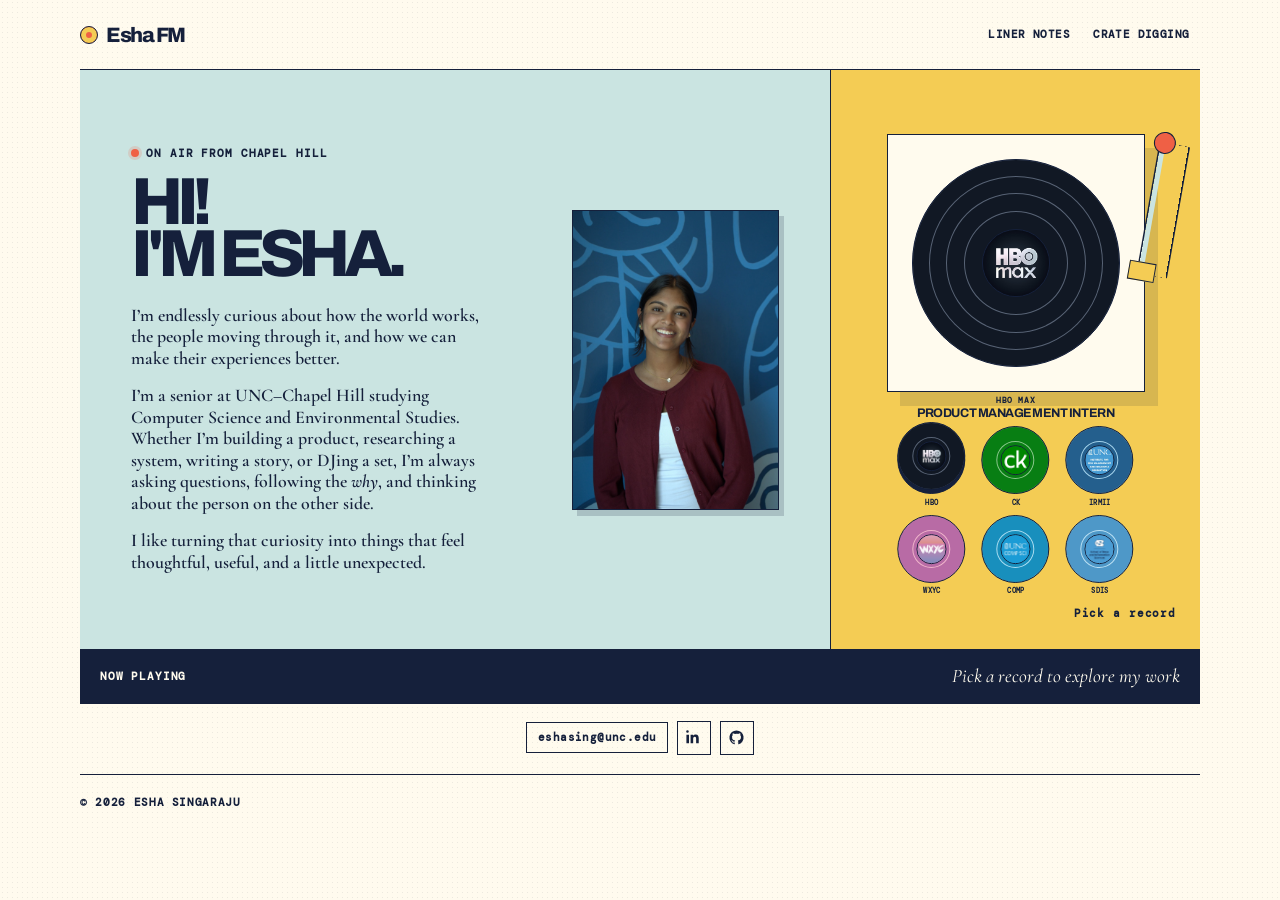
<file: index.html>
<!DOCTYPE html>
<html lang="en">
  <head>
    <meta charset="UTF-8" />
    <meta name="viewport" content="width=device-width, initial-scale=1.0" />
    <title>Esha FM | Work, Words, and After Hours</title>
    <meta name="description" content="Esha Singaraju's personal frequency: work, writing, research, and DJing." />
    <link rel="icon" type="image/png" href="assets/finalfavicon.png" />
    <link rel="preconnect" href="https://fonts.googleapis.com" />
    <link rel="preconnect" href="https://fonts.gstatic.com" crossorigin />
    <link href="https://fonts.googleapis.com/css2?family=Archivo:wdth,wght@75..125,400;75..125,600;75..125,700;75..125,800&family=Cormorant+Garamond:ital,wght@0,500;0,600;1,500;1,600&family=DM+Mono:wght@400;500&display=swap" rel="stylesheet" />
    <link rel="stylesheet" href="style.css?v=20260923-home-contact" />
    <script data-goatcounter="https://eshasingaraju.goatcounter.com/count"
            async src="//gc.zgo.at/count.js"></script>
  </head>
  <body>
    <div class="page-shell">
      <header class="site-header">
        <a class="brand" href="index.html" aria-label="Esha FM home">Esha FM</a>
        <nav class="site-nav" aria-label="Primary">
          <a href="writing.html">Liner Notes</a>
          <a href="out-and-about.html">Crate Digging</a>
        </nav>
      </header>

      <main>
        <section class="home-hero reveal">
          <div class="hero-copy">
            <div class="bio-copy">
              <p class="eyebrow"><span class="live-dot"></span>On air from Chapel Hill</p>
              <h1 class="intro-title">Hi!<br />I'm Esha.</h1>
              <p class="intro-copy">I’m endlessly curious about how the world works, the people moving through it, and how we can make their experiences better.</p>
              <p class="intro-copy">I’m a senior at UNC–Chapel Hill studying Computer Science and Environmental Studies. Whether I’m building a product, researching a system, writing a story, or DJing a set, I’m always asking questions, following the <em>why</em>, and thinking about the person on the other side.</p>
              <p class="intro-copy">I like turning that curiosity into things that feel thoughtful, useful, and a little unexpected.</p>
            </div>
            <div class="hero-photo-panel"><img class="hero-portrait" src="assets/headshot.jpeg" alt="Portrait of Esha Singaraju" /></div>
          </div>
          <div class="turntable" data-turntable aria-label="Interactive experience turntable: choose a record to read its liner notes">
            <span class="turntable-plinth">
              <span class="vinyl has-logo" data-active-vinyl="hbo" data-label="HBO MAX">
                <span class="vinyl-label-art" aria-hidden="true"><img src="assets/hbo-max-logo.png" alt="" data-vinyl-logo /></span>
              </span>
            </span>
            <button class="tonearm" type="button" aria-label="Drag the tonearm onto or off the record" aria-pressed="false"></button>
            <p class="turntable-context" aria-live="polite"><span data-turntable-company>HBO Max</span><strong data-turntable-role>Product Management Intern</strong></p>
            <span class="rpm" data-turntable-status>Pick a record</span>
            <div class="vinyl-selector" aria-label="Choose an experience record">
              <button class="vinyl-choice is-cued" type="button" draggable="true" data-vinyl="hbo" data-label="HBO MAX" data-logo="assets/hbo-max-logo.png" data-company="HBO Max" data-role="Product Management Intern" data-now-playing="HBO Max / Product Management Intern" data-experience-record="hbo" aria-pressed="true" aria-expanded="false" aria-controls="experience-hbo"><span><img src="assets/hbo-max-logo.png" alt="" /></span><b>HBO</b></button>
              <button class="vinyl-choice" type="button" draggable="true" data-vinyl="credit-karma" data-label="CREDIT KARMA" data-logo="assets/credit-karma-mark.png" data-company="Intuit Credit Karma" data-role="Product Engineering Intern" data-now-playing="Intuit Credit Karma / Product Engineering Intern" data-experience-record="credit-karma" aria-pressed="false" aria-expanded="false" aria-controls="experience-credit-karma"><span><img src="assets/credit-karma-mark.png" alt="" /></span><b>CK</b></button>
              <button class="vinyl-choice" type="button" draggable="true" data-vinyl="irmii" data-label="UNC IRMII" data-logo="assets/irmii.jpeg" data-company="UNC IRMII" data-role="Undergraduate Student Researcher" data-now-playing="UNC IRMII / Undergraduate Student Researcher" data-experience-record="irmii" aria-pressed="false" aria-expanded="false" aria-controls="experience-irmii"><span><img src="assets/irmii.jpeg" alt="" /></span><b>IRMII</b></button>
              <button class="vinyl-choice" type="button" draggable="true" data-vinyl="wxyc" data-label="WXYC" data-logo="assets/wxyc-logo.png" data-company="WXYC" data-role="Disc Jockey + Technology" data-now-playing="WXYC / Disc Jockey + Technology" data-experience-record="wxyc" aria-pressed="false" aria-expanded="false" aria-controls="experience-wxyc"><span><img src="assets/wxyc-logo.png" alt="" /></span><b>WXYC</b></button>
              <button class="vinyl-choice" type="button" draggable="true" data-vinyl="comp-210" data-label="COMP 210" data-logo="assets/unc-comp-sci.png" data-company="UNC Computer Science" data-role="Undergraduate Teaching Assistant" data-now-playing="UNC Computer Science / Undergraduate Teaching Assistant" data-experience-record="comp-210" aria-pressed="false" aria-expanded="false" aria-controls="experience-comp-210"><span><img src="assets/unc-comp-sci.png" alt="" /></span><b>COMP</b></button>
              <button class="vinyl-choice" type="button" draggable="true" data-vinyl="sdis" data-label="UNC SDIS" data-logo="assets/unc-sdis.png" data-company="UNC SDIS" data-role="Career Assistant" data-now-playing="UNC SDIS / Career Assistant" data-experience-record="sdis" aria-pressed="false" aria-expanded="false" aria-controls="experience-sdis"><span><img src="assets/unc-sdis.png" alt="" /></span><b>SDIS</b></button>
            </div>
          </div>
        </section>

        <section class="now-playing reveal" aria-label="Now playing">
          <p class="now-label">Now playing</p>
          <p class="now-track">Pick a record to explore my work</p>
        </section>

        <section class="home-experience" id="experience" aria-label="Selected experience liner notes">
          <div class="experience-panels" aria-live="polite">
            <article class="experience-panel" id="experience-hbo" data-experience-panel="hbo" hidden>
              <figure class="experience-panel-media experience-panel-video">
                <video controls playsinline preload="metadata" poster="assets/hbo-shorts-poster.png" aria-label="HBO Max Shorts mobile experience">
                  <source src="assets/hbo-shorts.m4v" type="video/mp4" />
                  Your browser does not support embedded video.
                </video>
                <figcaption>HBO Max Shorts / mobile experience</figcaption>
              </figure>
              <div class="experience-panel-copy">
                <div class="experience-track"><p class="track-number">Track 01 / Product Management</p><p class="role-meta">May 2026 - August 2026 / New York, NY</p></div>
                <h2>Product Management Intern</h2>
                <p class="experience-company">HBO Max · Warner Bros. Discovery</p>
                <p class="experience-summary">On the Watch Experience team, I moved between discovery, playback, and launch readiness - turning ambiguous user problems into requirements, prototypes, and measurable product recommendations.</p>
                <ul class="experience-highlights">
                  <li>Built an AI workflow that researched 100+ web sources, validated episode metadata, scored candidate moments, and matched them to catalog data, surfacing 600+ clips for editorial review.</li>
                  <li>Translated 5+ competitive analyses into 15 user stories and 8 product workflows for an AI-powered in-player experience, then led a cross-functional sprint from requirements through prototype.</li>
                  <li>Ran UAT across 3 platforms for 6+ launches, identifying launch-blocking defects and validating fixes with engineering.</li>
                  <li>Defined KPIs and analyzed Video-in-Browse engagement, producing recommendations projected to drive $1.2M in annual impact and increase Hours Per Subscriber by 0.5%.</li>
                </ul>
                <div class="experience-metrics" aria-label="HBO Max impact"><span><strong>100+</strong> sources</span><span><strong>600+</strong> clips</span><span><strong>6+</strong> launches</span><span><strong>$1.2M</strong> projected impact</span></div>
              </div>
            </article>

            <article class="experience-panel" id="experience-credit-karma" data-experience-panel="credit-karma" hidden>
              <figure class="experience-panel-media experience-panel-image">
                <img src="assets/credit-karma-rewards.png" alt="Credit Karma Cards Optimizer showing credit-card rewards categories" />
                <figcaption>Credit Karma Cards Optimizer</figcaption>
              </figure>
              <div class="experience-panel-copy">
                <div class="experience-track"><p class="track-number">Track 02 / Product Engineering</p><p class="role-meta">May 2025 - August 2025 / Charlotte, NC</p></div>
                <h2>Product Engineering Intern</h2>
                <p class="experience-company">Intuit Credit Karma</p>
                <p class="experience-summary">Credit-card rewards data arrived through a third-party manual workflow, so a 2x category could accidentally appear as 24x. I built the checks, resolution paths, and alerts that caught those failures before they reached members.</p>
                <ul class="experience-highlights">
                  <li>Redesigned the credit-card ranking framework with automated data-quality checks, protecting 20M+ members from faulty product data and improving partner-data accuracy by 15%.</li>
                  <li>Gathered requirements from analysts and built resolution workflows that prevented 4 major incidents in 2 months while freeing roughly 3 months of engineering capacity each year.</li>
                  <li>Built an LLM-assisted resolution workflow using SQL analyses of live and historical listings to flag ranking discrepancies, improving recommendation accuracy by 25%.</li>
                </ul>
                <div class="experience-metrics" aria-label="Credit Karma impact"><span><strong>20M+</strong> members protected</span><span><strong>15%</strong> partner accuracy</span><span><strong>4</strong> incidents prevented</span><span><strong>25%</strong> recommendation accuracy</span></div>
              </div>
            </article>

            <article class="experience-panel" id="experience-irmii" data-experience-panel="irmii" hidden>
              <figure class="experience-panel-media experience-panel-image experience-panel-research">
                <img src="assets/futureofinsurance.jpg" alt="Esha presenting research on post-flood financial relief" />
                <figcaption>Post-flood financial relief research</figcaption>
              </figure>
              <div class="experience-panel-copy">
                <div class="experience-track"><p class="track-number">Track 03 / Research</p><p class="role-meta">May 2024 - Present / Chapel Hill, NC</p></div>
                <h2>Undergraduate Student Researcher</h2>
                <p class="experience-company">UNC Institute for Risk Management and Insurance Innovation</p>
                <p class="experience-summary">I study how post-disaster aid is distributed after major floods, with a focus on where federal recovery funding may fall short.</p>
                <ul class="experience-highlights">
                  <li>Independently built an end-to-end research system to analyze disaster-aid outcomes across 500K+ federal records, iterating from raw, fragmented datasets to automated pipelines, predictive models, and county-level risk insights.</li>
                  <li>Built and iterated on ML models replicating SBA disaster-loan decisions with 82% accuracy, engineering features and testing modeling approaches to uncover geographic patterns in lending and underinsurance risk.</li>
                  <li>Presented financial-risk and policy insights to 200+ policymakers, insurers, and researchers at UNC's Research Symposium and delivered a 15-minute lecture at the 2026 Carolina Women's Leadership Council.</li>
                </ul>
                <div class="experience-metrics experience-metrics-three" aria-label="UNC IRMII impact"><span><strong>500K+</strong> federal records</span><span><strong>82%</strong> model accuracy</span><span><strong>200+</strong> stakeholders reached</span></div>
                <a class="experience-read-more" href="https://www.unc.edu/posts/2025/10/24/junior-builds-algorithm-to-aid-disaster-recovery/" target="_blank" rel="noopener">Read the UNC feature <span aria-hidden="true">↗</span></a>
                <div class="experience-skills">Python / machine learning / GIS / data pipelines</div>
              </div>
            </article>

            <article class="experience-panel" id="experience-wxyc" data-experience-panel="wxyc" hidden>
              <figure class="experience-panel-media experience-panel-wxyc">
                <img class="experience-panel-backdrop" src="assets/wxyc-booth.jpg" alt="WXYC broadcast booth at UNC" />
                <video controls playsinline preload="metadata" poster="assets/wxyc-requests-poster.png" aria-label="WXYC Requests mobile app demo"><source src="assets/wxyc-requests.m4v" type="video/mp4" />Your browser does not support embedded video.</video>
                <figcaption>WXYC Requests / live from the booth</figcaption>
              </figure>
              <div class="experience-panel-copy">
                <div class="experience-track"><p class="track-number">Track 04 / Radio + Technology</p><p class="role-meta">August 2023 - Present / Chapel Hill, NC</p></div>
                <h2>Disc Jockey &amp; Technology Team Member</h2>
                <p class="experience-company">WXYC · UNC's student-run radio station</p>
                <p class="experience-summary">I've hosted a regular show since August 2023 and joined the technology team in August 2024, where I turned a scattered listener-request process into one shared product for the station.</p>
                <ul class="experience-highlights">
                  <li>Saw that music requests were split across calls, emails, and social posts, then designed one pipeline that made them easier for both listeners to send and DJs to manage.</li>
                  <li>Built WXYC Requests, a React app used by 5,000+ weekly listeners to send real-time song requests directly to the booth.</li>
                  <li>Ran rapid feedback loops with 15 DJs and 50+ listeners, turning edge cases into a prioritized backlog and iterative releases that drove station-wide adoption within one semester.</li>
                </ul>
                <div class="experience-metrics experience-metrics-three" aria-label="WXYC impact"><span><strong>5,000+</strong> weekly listeners</span><span><strong>15</strong> DJs interviewed</span><span><strong>50+</strong> listener testers</span></div>
                <p class="experience-showtime"><strong>Fall 2026:</strong> On air every other Wednesday from 5-7 PM.</p>
                <a class="experience-read-more" href="https://wxyc.org/" target="_blank" rel="noopener">Tune in to WXYC <span aria-hidden="true">↗</span></a>
                <div class="experience-skills">React / product discovery / user research / radio</div>
              </div>
            </article>

            <article class="experience-panel" id="experience-comp-210" data-experience-panel="comp-210" hidden>
              <figure class="experience-panel-media experience-panel-brand experience-panel-comp"><img src="assets/unc-comp-sci.png" alt="UNC Department of Computer Science" /><figcaption>COMP 210 / Data Structures and Algorithms</figcaption></figure>
              <div class="experience-panel-copy">
                <div class="experience-track"><p class="track-number">Track 05 / Teaching</p><p class="role-meta">August 2026 - Present / Chapel Hill, NC</p></div>
                <h2>Undergraduate Teaching Assistant</h2>
                <p class="experience-company">UNC Department of Computer Science</p>
                <p class="experience-summary">I help make a foundational computer science course feel more navigable by turning abstract concepts into explainable steps and helping students debug both their code and their thinking.</p>
                <ul class="experience-highlights"><li>Teach 186 students Python, Java, data structures, and object-oriented programming.</li><li>Guide students through inheritance, algorithmic problem-solving, complex programming assignments, debugging, and code review.</li><li>Provide technical mentorship and individualized feedback that helps students strengthen their reasoning and communicate how their code works.</li></ul>
                <div class="experience-metrics experience-metrics-three" aria-label="COMP 210 teaching"><span><strong>186</strong> students</span><span><strong>Python</strong> foundations</span><span><strong>Java</strong> data structures</span></div>
                <div class="experience-skills">Python / Java / data structures / mentorship</div>
              </div>
            </article>

            <article class="experience-panel" id="experience-sdis" data-experience-panel="sdis" hidden>
              <figure class="experience-panel-media experience-panel-brand experience-panel-sdis"><img src="assets/unc-sdis.png" alt="UNC School of Data and Information Sciences" /><figcaption>Student career support</figcaption></figure>
              <div class="experience-panel-copy">
                <div class="experience-track"><p class="track-number">Track 06 / Career Support</p><p class="role-meta">August 2026 - Present / Chapel Hill, NC</p></div>
                <h2>Career Assistant</h2>
                <p class="experience-company">UNC School of Data and Information Sciences</p>
                <p class="experience-summary">I help students make the messy parts of recruiting more navigable, from deciding what belongs on a resume to practicing how to explain their work in an interview.</p>
                <ul class="experience-highlights"><li>Conduct mock behavioral and technical interviews, giving students specific feedback on their answers, communication, and problem-solving approach.</li><li>Review resumes and help students translate coursework, projects, and experience into clearer, more compelling applications.</li><li>Support departmental recruiter events and help students navigate internship and job searches, networking, interview preparation, and the recruiting process.</li></ul>
                <div class="experience-skills">Interview preparation / resume review / recruiting events / student mentorship</div>
              </div>
            </article>
          </div>
        </section>

        <section class="home-contact" id="contact" aria-label="Contact and social links">
          <a class="home-contact-email" href="mailto:eshasing@unc.edu">eshasing@unc.edu</a>
          <a class="home-social-link" href="https://www.linkedin.com/in/eshasingaraju" target="_blank" rel="noopener noreferrer" aria-label="Esha Singaraju on LinkedIn">
            <svg aria-hidden="true" viewBox="0 0 24 24"><path d="M5.34 3.5A1.84 1.84 0 1 1 1.66 3.5a1.84 1.84 0 0 1 3.68 0ZM2 8h3.68v12H2V8Zm5.9 0h3.53v1.64h.05c.49-.93 1.69-1.91 3.49-1.91 3.73 0 4.42 2.46 4.42 5.65V20h-3.67v-5.87c0-1.4-.03-3.2-1.95-3.2-1.95 0-2.25 1.52-2.25 3.1V20H7.9V8Z" /></svg>
          </a>
          <a class="home-social-link" href="https://github.com/eshasingaraju22" target="_blank" rel="noopener noreferrer" aria-label="Esha Singaraju on GitHub">
            <svg aria-hidden="true" viewBox="0 0 24 24"><path d="M12 2a10 10 0 0 0-3.16 19.49c.5.09.68-.22.68-.48v-1.87c-2.78.6-3.37-1.18-3.37-1.18-.45-1.16-1.11-1.47-1.11-1.47-.91-.62.07-.61.07-.61 1 .07 1.53 1.03 1.53 1.03.9 1.53 2.35 1.09 2.92.83.09-.65.35-1.09.64-1.34-2.22-.25-4.55-1.11-4.55-4.94 0-1.09.39-1.98 1.03-2.68-.1-.25-.45-1.27.1-2.64 0 0 .84-.27 2.75 1.02A9.58 9.58 0 0 1 12 6.82c.85 0 1.68.11 2.47.33 1.91-1.29 2.75-1.02 2.75-1.02.55 1.37.2 2.39.1 2.64.64.7 1.03 1.59 1.03 2.68 0 3.84-2.34 4.68-4.57 4.93.36.31.68.92.68 1.86v2.77c0 .27.18.58.69.48A10 10 0 0 0 12 2Z" /></svg>
          </a>
        </section>

      </main>
      <footer class="site-footer"><span>&copy; 2026 Esha Singaraju</span></footer>
    </div>
    <script src="script.js?v=20260923-home-records-3"></script>
  </body>
</html>
</file>
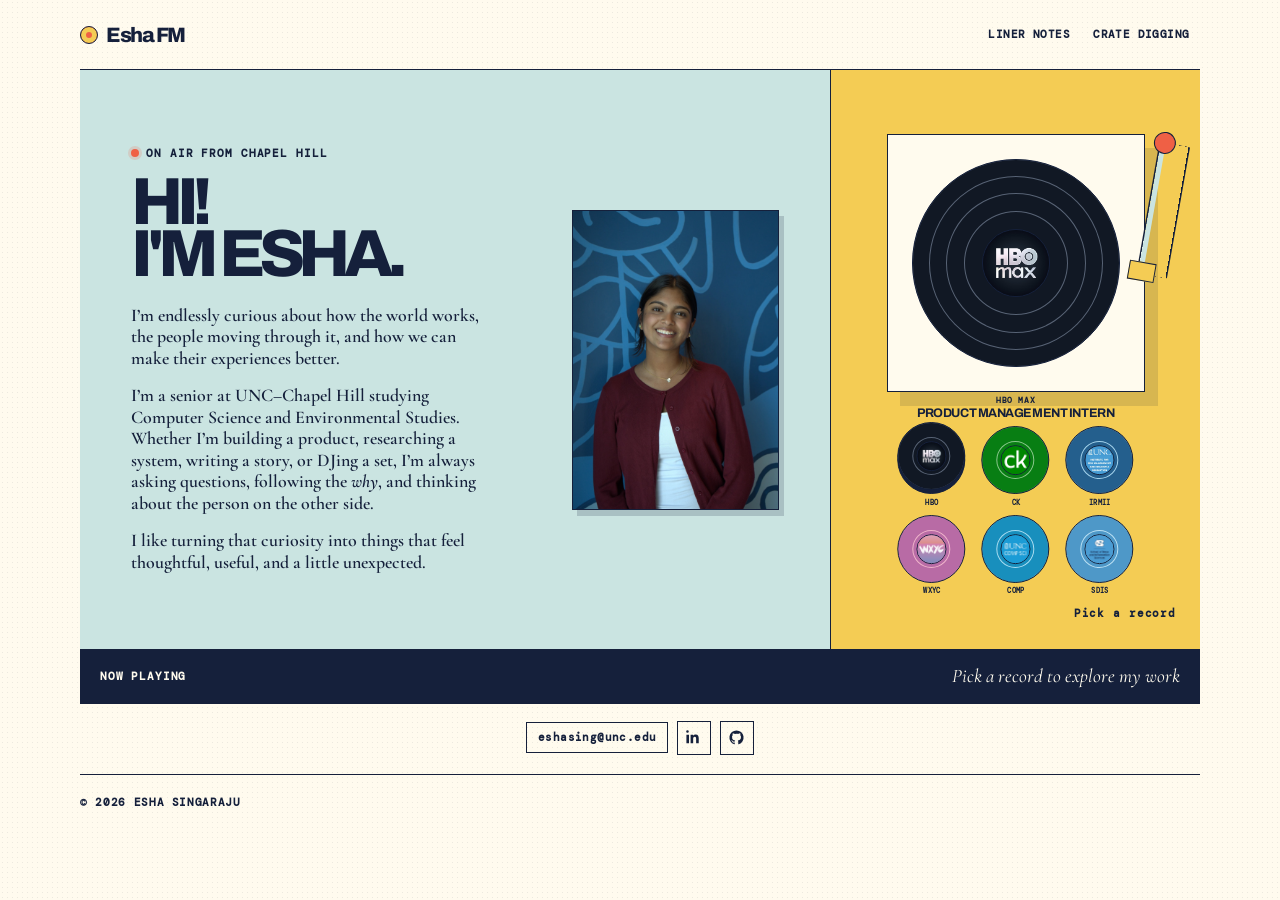
<file: experience.html>
<!DOCTYPE html>
<html lang="en">
  <head>
    <meta charset="UTF-8" />
    <meta name="viewport" content="width=device-width, initial-scale=1.0" />
    <meta http-equiv="refresh" content="0; url=index.html#experience" />
    <link rel="canonical" href="index.html#experience" />
    <title>Selected Experience | Esha FM</title>
    <script>window.location.replace("index.html#experience");</script>
  </head>
  <body>
    <p>Experience now lives on the <a href="index.html#experience">Esha FM homepage</a>.</p>
  </body>
</html>
</file>
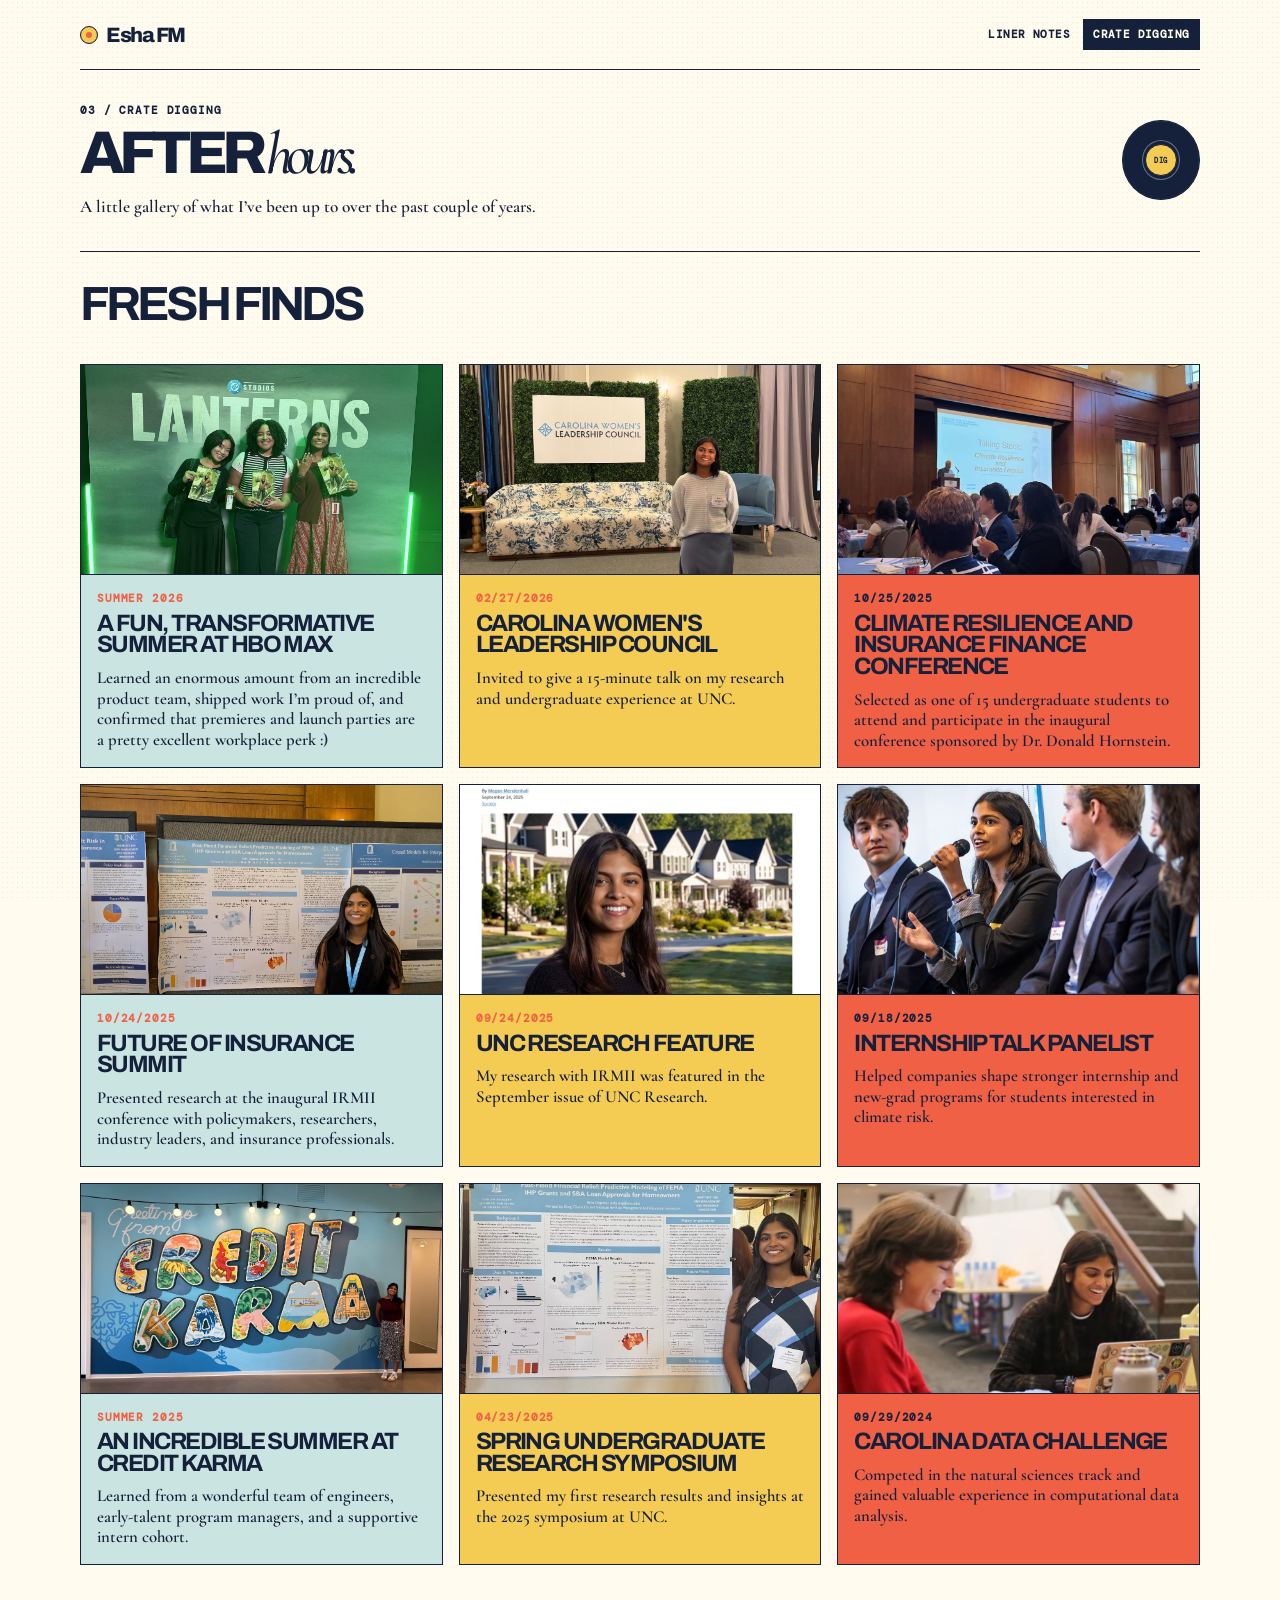
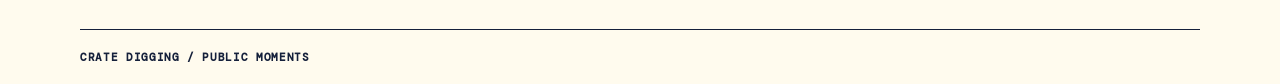
<file: out-and-about.html>
<!DOCTYPE html>
<html lang="en">
  <head>
    <meta charset="UTF-8" />
    <meta name="viewport" content="width=device-width, initial-scale=1.0" />
    <title>Crate Digging | Esha FM</title>
    <meta name="description" content="Speaking, events, and moments from Esha Singaraju's work and life." />
    <link rel="icon" type="image/png" href="assets/finalfavicon.png" />
    <link rel="preconnect" href="https://fonts.googleapis.com" />
    <link rel="preconnect" href="https://fonts.gstatic.com" crossorigin />
    <link href="https://fonts.googleapis.com/css2?family=Archivo:wdth,wght@75..125,400;75..125,600;75..125,700;75..125,800&family=Cormorant+Garamond:ital,wght@0,500;0,600;1,500;1,600&family=DM+Mono:wght@400;500&display=swap" rel="stylesheet" />
    <link rel="stylesheet" href="style.css?v=20260923-final-polish" />
  </head>
  <body>
    <div class="page-shell">
      <header class="site-header">
        <a class="brand" href="index.html" aria-label="Esha FM home">Esha FM</a>
        <nav class="site-nav" aria-label="Primary">
          <a href="writing.html">Liner Notes</a>
          <a class="is-active" href="out-and-about.html">Crate Digging</a>
        </nav>
      </header>
      <main>
        <section class="page-hero crate-page-hero reveal">
          <div class="crate-hero-content">
            <p class="eyebrow">03 / Crate Digging</p>
            <h1 class="page-title">After <em>hours.</em></h1>
            <p class="page-hero-copy">A little gallery of what I’ve been up to over the past couple of years.</p>
          </div>
          <span class="label-disc crate-label" aria-hidden="true"></span>
        </section>
        <section><div class="section-head"><h2>Fresh finds</h2></div><div class="event-grid">
          <article class="event-card"><img src="assets/hbo-max-summer-2026.jpg" alt="Esha Singaraju and fellow HBO Max interns at the DC Studios Lanterns premiere" /><div class="event-card-copy"><p class="event-date">Summer 2026</p><h2>A Fun, Transformative Summer at HBO Max</h2><p>Learned an enormous amount from an incredible product team, shipped work I’m proud of, and confirmed that premieres and launch parties are a pretty excellent workplace perk :)</p></div></article>
          <article class="event-card"><img src="assets/carolinawomenleadershipcouncil.jpeg" alt="Esha Singaraju speaking at the Carolina Women's Leadership Council" /><div class="event-card-copy"><p class="event-date">02/27/2026</p><h2>Carolina Women's Leadership Council</h2><p>Invited to give a 15-minute talk on my research and undergraduate experience at UNC.</p></div></article>
          <article class="event-card"><img src="assets/climateresilienceandfinance.jpg" alt="Climate Resilience and Insurance Finance Conference" /><div class="event-card-copy"><p class="event-date">10/25/2025</p><h2>Climate Resilience and Insurance Finance Conference</h2><p>Selected as one of 15 undergraduate students to attend and participate in the inaugural conference sponsored by Dr. Donald Hornstein.</p></div></article>
          <article class="event-card"><img src="assets/futureofinsurance.jpg" alt="Future of Insurance Summit" /><div class="event-card-copy"><p class="event-date">10/24/2025</p><h2>Future of Insurance Summit</h2><p>Presented research at the inaugural IRMII conference with policymakers, researchers, industry leaders, and insurance professionals.</p></div></article>
          <article class="event-card"><img src="assets/uncresearchfeature.jpg" alt="UNC Research feature highlighting Esha Singaraju's IRMII research" /><div class="event-card-copy"><p class="event-date">09/24/2025</p><h2>UNC Research Feature</h2><p>My research with IRMII was featured in the September issue of UNC Research.</p></div></article>
          <article class="event-card"><img src="assets/internshippanel.JPG" alt="Esha Singaraju speaking as a panelist at the IRMII Career Fair internship talk" /><div class="event-card-copy"><p class="event-date">09/18/2025</p><h2>Internship Talk Panelist</h2><p>Helped companies shape stronger internship and new-grad programs for students interested in climate risk.</p></div></article>
          <article class="event-card"><img src="assets/creditkarmainternship.jpg" alt="Esha Singaraju during her summer internship at Credit Karma" /><div class="event-card-copy"><p class="event-date">Summer 2025</p><h2>An Incredible Summer at Credit Karma</h2><p>Learned from a wonderful team of engineers, early-talent program managers, and a supportive intern cohort.</p></div></article>
          <article class="event-card"><img src="assets/springundergradsymsposium.jpg" alt="Esha Singaraju presenting at the Spring Undergraduate Research Symposium" /><div class="event-card-copy"><p class="event-date">04/23/2025</p><h2>Spring Undergraduate Research Symposium</h2><p>Presented my first research results and insights at the 2025 symposium at UNC.</p></div></article>
          <article class="event-card"><img src="assets/carolinadatachallenge.png" alt="Carolina Data Challenge event" /><div class="event-card-copy"><p class="event-date">09/29/2024</p><h2>Carolina Data Challenge</h2><p>Competed in the natural sciences track and gained valuable experience in computational data analysis.</p></div></article>
        </div></section>
      </main>
      <footer class="site-footer"><span>Crate Digging / Public moments</span></footer>
    </div>
    <script src="script.js?v=20260923-home-records"></script>
  </body>
</html>
</file>
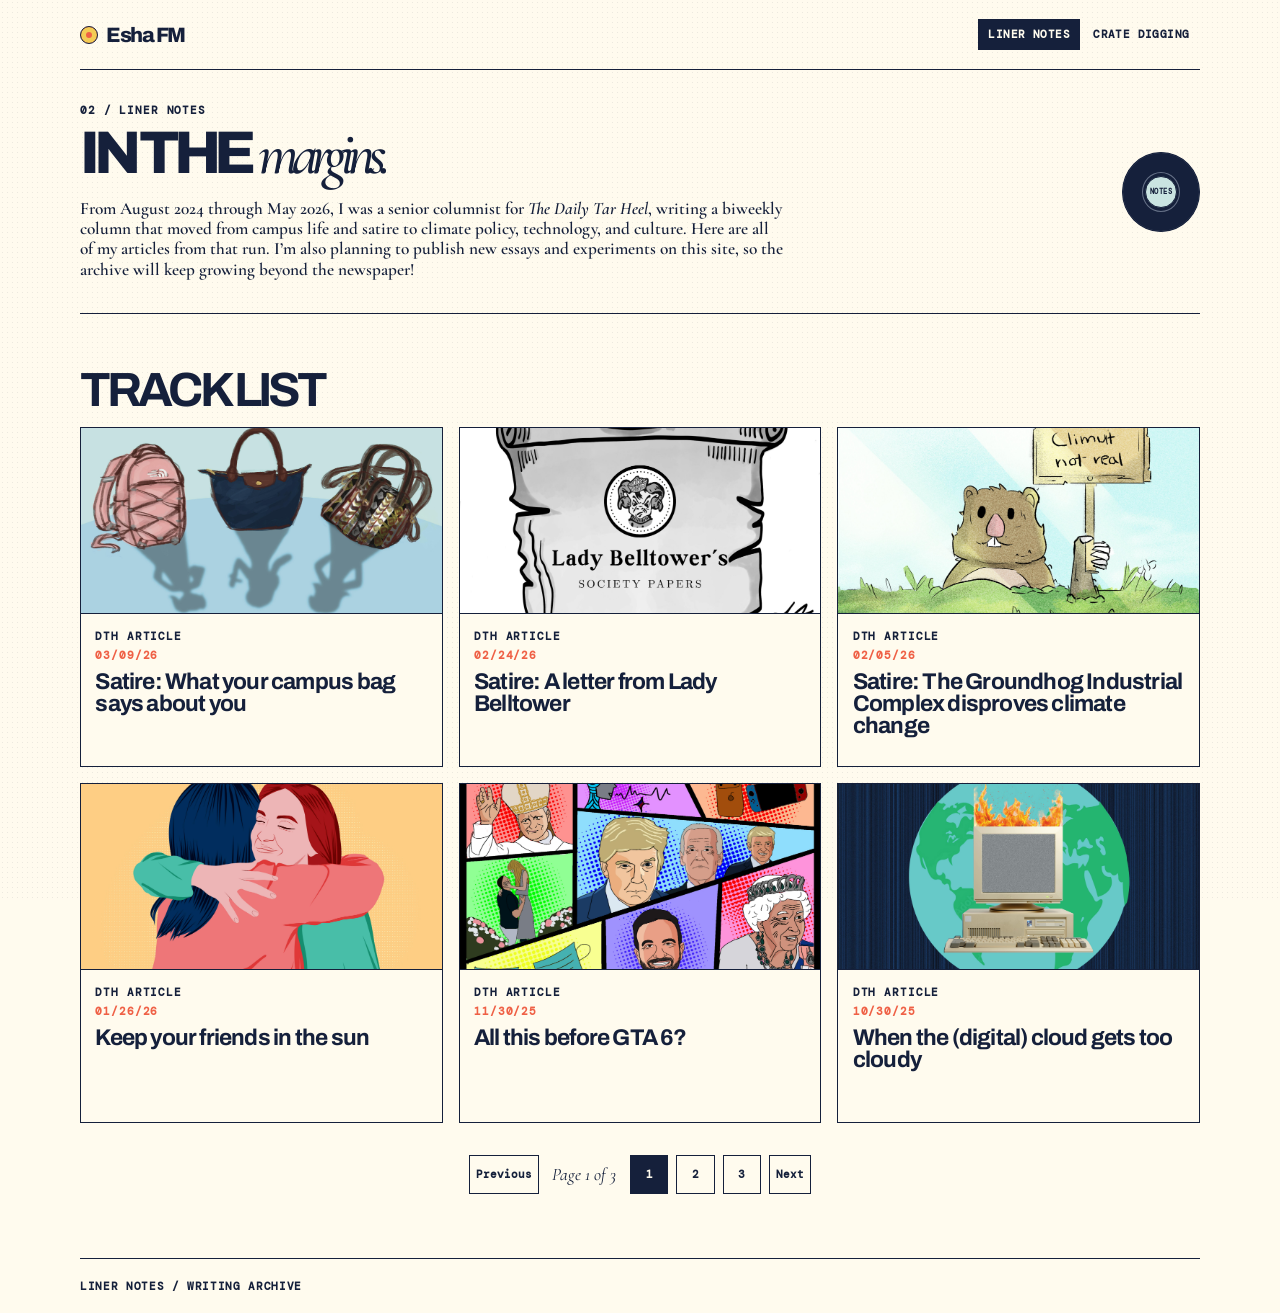
<file: writing.html>
<!DOCTYPE html>
<html lang="en">
  <head>
    <meta charset="UTF-8" />
    <meta name="viewport" content="width=device-width, initial-scale=1.0" />
    <title>Liner Notes | Esha FM</title>
    <meta name="description" content="Writing and columns by Esha Singaraju." />
    <link rel="icon" type="image/png" href="assets/finalfavicon.png" />
    <link rel="preconnect" href="https://fonts.googleapis.com" />
    <link rel="preconnect" href="https://fonts.gstatic.com" crossorigin />
    <link href="https://fonts.googleapis.com/css2?family=Archivo:wdth,wght@75..125,400;75..125,600;75..125,700;75..125,800&family=Cormorant+Garamond:ital,wght@0,500;0,600;1,500;1,600&family=DM+Mono:wght@400;500&display=swap" rel="stylesheet" />
    <link rel="stylesheet" href="style.css?v=20260923-final-polish" />
  </head>
  <body>
    <div class="page-shell">
      <header class="site-header">
        <a class="brand" href="index.html" aria-label="Esha FM home">Esha FM</a>
        <nav class="site-nav" aria-label="Primary">
          <a class="is-active" href="writing.html">Liner Notes</a>
          <a href="out-and-about.html">Crate Digging</a>
        </nav>
      </header>
      <main>
        <section class="page-hero writing-page-hero reveal">
          <div class="writing-hero-content">
            <p class="eyebrow">02 / Liner Notes</p>
            <h1 class="page-title">In the <em>margins.</em></h1>
            <p class="page-hero-copy">From August 2024 through May 2026, I was a senior columnist for <em>The Daily Tar Heel</em>, writing a biweekly column that moved from campus life and satire to climate policy, technology, and culture. Here are all of my articles from that run. I’m also planning to publish new essays and experiments on this site, so the archive will keep growing beyond the newspaper!</p>
          </div>
          <span class="label-disc notes-label" aria-hidden="true"></span>
        </section>
        <section class="writing-archive"><div class="section-head"><h2>Track list</h2></div><div class="article-list" id="writing-article-list" aria-live="polite"></div><nav class="writing-pagination" id="writing-pagination" aria-label="Writing archive pagination"></nav></section>
      </main>
      <footer class="site-footer"><span>Liner Notes / Writing archive</span></footer>
    </div>
    <script src="script.js?v=20260923-dth-links"></script>
  </body>
</html>
</file>
<file: style.css>
:root {
  --ink: #15203b;
  --paper: #fffbee;
  --mist: #cae4e1;
  --tomato: #ef6045;
  --yellow: #f4cc54;
  --groove: #657086;
  --line: 1.5px solid var(--ink);
  --sans: "Archivo", "Helvetica Neue", Arial, sans-serif;
  --serif: "Cormorant Garamond", Georgia, serif;
  --mono: "DM Mono", "Courier New", monospace;
}

* { box-sizing: border-box; }
html { scroll-behavior: smooth; }
body { margin: 0; min-width: 320px; overflow-x: hidden; background: var(--paper); color: var(--ink); font-family: var(--sans); }
body.is-loading { overflow: hidden; }
body::before { content: ""; position: fixed; inset: 0; z-index: -1; background-image: radial-gradient(rgba(21, 32, 59, 0.08) 0.5px, transparent 0.6px); background-size: 5px 5px; pointer-events: none; }
img { display: block; max-width: 100%; }
a { color: inherit; }
.site-loader { position: fixed; z-index: 100; inset: 0; display: grid; place-items: center; gap: 1rem; background: var(--ink); color: var(--paper); opacity: 1; transition: opacity 0.24s ease, visibility 0.24s ease; }
.site-loader.is-hidden { visibility: hidden; opacity: 0; pointer-events: none; }
.loader-vinyl { position: relative; width: 112px; aspect-ratio: 1; border: 1.5px solid var(--paper); border-radius: 50%; background: repeating-radial-gradient(circle, var(--ink) 0 7px, #53607b 8px 9px); animation: loader-spin 0.75s linear infinite; }
.loader-vinyl::before { content: ""; position: absolute; inset: 33px; border: 1.5px solid var(--ink); border-radius: 50%; background: var(--tomato); box-shadow: inset 0 0 0 12px var(--yellow); }
.loader-vinyl::after { content: "ESHA FM"; position: absolute; top: 50%; left: 50%; color: var(--ink); font-family: var(--mono); font-size: 0.55rem; font-weight: 700; letter-spacing: 0.07em; white-space: nowrap; transform: translate(-50%, -50%) rotate(-35deg); }
.site-loader p { margin: 0; font-family: var(--mono); font-size: 0.68rem; font-weight: 700; letter-spacing: 0.12em; text-transform: uppercase; }
@keyframes loader-spin { to { transform: rotate(360deg); } }
.page-shell { width: min(1120px, calc(100% - 2rem)); margin: 0 auto; }
.site-header { min-height: 70px; display: flex; align-items: center; justify-content: space-between; gap: 1.25rem; border-bottom: var(--line); }
.brand { display: inline-flex; align-items: center; gap: 0.5rem; text-decoration: none; font-size: 1.3rem; font-weight: 800; letter-spacing: -0.07em; }
.brand::before { content: ""; width: 16px; height: 16px; border: var(--line); border-radius: 50%; background: var(--tomato); box-shadow: inset 0 0 0 5px var(--yellow); }
.site-nav { display: flex; flex-wrap: wrap; align-items: center; justify-content: flex-end; gap: 0.15rem; }
.site-nav a { padding: 0.55rem 0.65rem; text-decoration: none; font-family: var(--mono); font-size: 0.66rem; font-weight: 700; letter-spacing: 0.04em; text-transform: uppercase; }
.site-nav a:hover, .site-nav a:focus-visible, .site-nav a.is-active { background: var(--ink); color: var(--paper); outline: none; }
.reveal { opacity: 1; transform: none; }
.has-motion .reveal { opacity: 0; transform: translateY(16px); transition: opacity 0.5s ease, transform 0.5s ease; }
.has-motion .reveal.is-visible { opacity: 1; transform: translateY(0); }
.home-hero { display: grid; grid-template-columns: 1.34fr 0.66fr; min-height: 580px; border-bottom: var(--line); background: var(--mist); }
.hero-copy { display: grid; grid-template-columns: minmax(0, 1fr) clamp(190px, 32%, 240px); align-items: center; gap: clamp(1.4rem, 3vw, 2.25rem); padding: clamp(2.25rem, 4vw, 3.25rem); }
.eyebrow, .section-kicker, .track-number, .meta-label, .role-meta, .writing-card-tag, .writing-card-date, .event-date { margin: 0; font-family: var(--mono); font-size: 0.68rem; font-weight: 700; letter-spacing: 0.08em; text-transform: uppercase; }
.live-dot { display: inline-block; width: 8px; height: 8px; margin-right: 0.45rem; border-radius: 50%; background: var(--tomato); box-shadow: 0 0 0 3px rgba(239, 96, 69, 0.18); }
h1, h2, h3, p { margin-top: 0; }
.home-title, .page-title { margin: 1.25rem 0 1.4rem; font-size: clamp(3.4rem, 7.1vw, 6.9rem); font-weight: 800; line-height: 0.78; letter-spacing: -0.105em; text-transform: uppercase; }
.home-title em, .page-title em { font-family: var(--serif); font-size: 1.18em; font-weight: 500; font-style: italic; letter-spacing: -0.12em; text-transform: none; }
.hero-text { max-width: 34ch; margin-bottom: 0; font-family: var(--serif); font-size: 1.4rem; font-weight: 600; line-height: 1.12; }
.intro-title { margin: 1rem 0 1.5rem; font-size: clamp(3rem, 5.2vw, 5.25rem); font-weight: 800; line-height: 0.79; letter-spacing: -0.1em; text-transform: uppercase; }
.intro-copy { max-width: 40ch; margin-bottom: 1rem; font-family: var(--serif); font-size: clamp(1.05rem, 1.4vw, 1.18rem); font-weight: 600; line-height: 1.2; }
.intro-copy:last-child { margin-bottom: 0; }
.bio-copy { align-self: center; }
.hero-photo-panel { align-self: center; height: 300px; overflow: hidden; border: var(--line); background: var(--tomato); box-shadow: 5px 6px 0 rgba(21, 32, 59, 0.18); }
.hero-portrait { width: 100%; height: 100%; object-fit: cover; object-position: center 25%; }
.turntable { --deck-top: clamp(3.75rem, 11%, 5rem); position: relative; min-height: 500px; overflow: hidden; border-left: var(--line); background: var(--yellow); }
.turntable-plinth { position: absolute; width: min(70%, 320px); aspect-ratio: 1; top: var(--deck-top); left: 50%; border: var(--line); background: var(--paper); box-shadow: 13px 14px 0 rgba(21, 32, 59, 0.13); transform: translateX(-50%); }
.vinyl { --record-color: var(--ink); --record-groove: var(--groove); position: absolute; z-index: 1; width: 81.25%; aspect-ratio: 1; top: 50%; left: 50%; border: var(--line); border-radius: 50%; background: var(--record-color); box-shadow: inset 0 0 0 16px var(--record-color), inset 0 0 0 17px var(--record-groove), inset 0 0 0 33px var(--record-color), inset 0 0 0 34px var(--record-groove), inset 0 0 0 51px var(--record-color), inset 0 0 0 52px var(--record-groove); transform: translate(-50%, -50%) rotate(0deg); }
.vinyl[data-active-vinyl="hbo"] { --record-color: #111824; --record-groove: #576274; }
.vinyl[data-active-vinyl="credit-karma"] { --record-color: #087e13; --record-groove: #8ac78c; }
.vinyl[data-active-vinyl="irmii"] { --record-color: #245f8d; --record-groove: #a3d2eb; }
.vinyl[data-active-vinyl="wxyc"] { --record-color: #b86ba5; --record-groove: #efb3ca; }
.vinyl[data-active-vinyl="comp-210"] { --record-color: #188fbd; --record-groove: #a9dcf0; }
.vinyl[data-active-vinyl="sdis"] { --record-color: #4e98c8; --record-groove: #badff2; }
.turntable.is-playing .vinyl { animation: spin 14s linear infinite; }
.vinyl-label-art { position: absolute; z-index: 2; top: 50%; left: 50%; width: 33%; aspect-ratio: 1; overflow: hidden; border: var(--line); border-radius: 50%; background: var(--paper); transform: translate(-50%, -50%); }
.vinyl-label-art img { width: 100%; height: 100%; object-fit: cover; }
.tonearm { position: absolute; z-index: 2; top: calc(var(--deck-top) - 0.15rem); right: 7%; width: 36%; height: 28px; padding: 0; appearance: none; border: 0; border-top: 5px solid var(--mist); background: transparent; box-shadow: 0 -1.5px 0 var(--ink), 0 1.5px 0 var(--ink); cursor: grab; touch-action: none; transform: rotate(var(--arm-angle, 280deg)); transform-origin: right center; }
.tonearm:active { cursor: grabbing; }
.tonearm::before { content: ""; position: absolute; top: -12px; right: -11px; width: 20px; height: 20px; border: var(--line); border-radius: 50%; background: var(--tomato); }
.tonearm::after { content: ""; position: absolute; top: -15px; left: -7px; width: 17px; height: 25px; border: var(--line); background: var(--yellow); }
.tonearm.is-drop-target::after { background: var(--paper); box-shadow: 0 0 0 5px rgba(255, 251, 238, 0.45); }
.turntable-context { position: absolute; z-index: 4; top: calc(var(--deck-top) + 16.35rem); left: 50%; width: calc(100% - 1.5rem); margin: 0; text-align: center; transform: translateX(-50%); }
.turntable-context span { display: block; font-family: var(--mono); font-size: 0.48rem; font-weight: 700; letter-spacing: 0.07em; text-transform: uppercase; }
.turntable-context strong { display: block; margin-top: 0.15rem; font-size: 0.78rem; line-height: 0.95; letter-spacing: -0.035em; text-transform: uppercase; }
.rpm { position: absolute; right: 1.5rem; bottom: 1.8rem; font-family: var(--mono); font-size: 0.68rem; font-weight: 700; letter-spacing: 0.08em; }
@keyframes spin { from { transform: translate(-50%, -50%) rotate(0deg); } to { transform: translate(-50%, -50%) rotate(360deg); } }
.vinyl-selector { position: absolute; z-index: 4; bottom: 3.35rem; left: 50%; display: grid; grid-template-columns: repeat(3, 68px); justify-content: center; gap: 0.5rem 1rem; width: calc(100% - 1.2rem); transform: translateX(-50%); }
.vinyl-choice { --choice-record: var(--ink); --choice-groove: var(--groove); display: grid; min-width: 0; justify-items: center; gap: 0.22rem; padding: 0; border: 0; background: transparent; color: var(--ink); cursor: grab; font-family: var(--mono); font-size: 0.42rem; font-weight: 700; letter-spacing: 0.02em; text-transform: uppercase; }
.vinyl-choice:active { cursor: grabbing; }
.vinyl-choice span { position: relative; display: block; width: 68px; aspect-ratio: 1; border: var(--line); border-radius: 50%; background: var(--choice-record); box-shadow: inset 0 0 0 14px var(--choice-record), inset 0 0 0 15px var(--choice-groove), inset 0 0 0 24px var(--choice-record), inset 0 0 0 25px var(--choice-groove); transition: transform 0.18s ease, filter 0.18s ease; }
.vinyl-choice span img { position: absolute; top: 50%; left: 50%; width: 45%; aspect-ratio: 1; border: 1px solid var(--ink); border-radius: 50%; object-fit: cover; transform: translate(-50%, -50%); }
.vinyl-choice[data-vinyl="hbo"] { --choice-record: #111824; --choice-groove: #576274; }
.vinyl-choice[data-vinyl="credit-karma"] { --choice-record: #087e13; --choice-groove: #8ac78c; }
.vinyl-choice[data-vinyl="irmii"] { --choice-record: #245f8d; --choice-groove: #a3d2eb; }
.vinyl-choice[data-vinyl="wxyc"] { --choice-record: #b86ba5; --choice-groove: #efb3ca; }
.vinyl-choice[data-vinyl="comp-210"] { --choice-record: #188fbd; --choice-groove: #a9dcf0; }
.vinyl-choice[data-vinyl="sdis"] { --choice-record: #4e98c8; --choice-groove: #badff2; }
.vinyl-choice:hover span, .vinyl-choice:focus-visible span, .vinyl-choice.is-cued span, .vinyl-choice.is-selected span { filter: drop-shadow(0 4px 0 var(--ink)); transform: translateY(-4px); }
.vinyl-choice:focus-visible { outline: 2px solid var(--ink); outline-offset: 2px; }
.now-playing { display: flex; align-items: center; justify-content: space-between; gap: 1rem; padding: 0.9rem 1.25rem; border-bottom: var(--line); background: var(--ink); color: var(--paper); }
.now-playing p { margin: 0; }
.now-label { font-family: var(--mono); font-size: 0.66rem; font-weight: 700; letter-spacing: 0.08em; text-transform: uppercase; }
.now-track { font-family: var(--serif); font-size: 1.2rem; font-style: italic; }
.home-experience { scroll-margin-top: 0.75rem; }
.home-experience .experience-panels { margin-top: 0; }
.section-head { display: flex; align-items: baseline; justify-content: space-between; gap: 1rem; padding: 2rem 0 1rem; }
.section-head h2 { margin: 0; font-size: clamp(1.8rem, 4vw, 3rem); line-height: 0.85; letter-spacing: -0.08em; text-transform: uppercase; }
.section-head p { margin: 0; font-family: var(--serif); font-size: 1.15rem; font-style: italic; }
.record-grid { position: relative; height: 410px; margin-bottom: 3.5rem; overflow: hidden; border: var(--line); background: repeating-linear-gradient(90deg, #a85d39 0 32px, #bd7048 33px 66px); box-shadow: inset 0 -88px 0 rgba(82, 41, 30, 0.3); }
.record-grid::before { content: ""; position: absolute; z-index: 6; right: 0; bottom: 0; left: 0; height: 78px; border-top: var(--line); background: rgba(114, 58, 39, 0.9); pointer-events: none; }
.record-grid::after { content: "SELECT A RECORD"; position: absolute; z-index: 7; right: 1rem; bottom: 1.8rem; color: var(--paper); font-family: var(--mono); font-size: 0.65rem; font-weight: 700; letter-spacing: 0.08em; pointer-events: none; }
.record-link { position: absolute; top: 52px; bottom: 50px; display: block; width: 47%; overflow: hidden; border: var(--line); background: var(--paper); color: var(--ink); text-decoration: none; transform-origin: center bottom; transition: transform 0.22s ease, box-shadow 0.22s ease, filter 0.22s ease; }
.record-side-a { z-index: 1; left: 8%; transform: rotate(-4deg); }
.record-notes { z-index: 2; left: 27%; top: 31px; transform: rotate(1deg); }
.record-crate-digging { z-index: 3; left: 46%; top: 48px; transform: rotate(5deg); }
.record-link:hover, .record-link:focus-visible { z-index: 5; outline: none; filter: brightness(1.08) saturate(1.12); box-shadow: 8px 9px 0 var(--ink); }
.record-side-a:hover, .record-side-a:focus-visible { transform: translateY(-18px) rotate(-4deg); }
.record-notes:hover, .record-notes:focus-visible { transform: translateY(-18px) rotate(1deg); }
.record-crate-digging:hover, .record-crate-digging:focus-visible { transform: translateY(-18px) rotate(5deg); }
.record-cover { position: relative; height: 100%; overflow: hidden; }
.record-cover::after { position: absolute; font-family: var(--sans); font-size: clamp(2.5rem, 5vw, 4.2rem); font-weight: 800; line-height: 0.78; letter-spacing: -0.12em; }
.cover-side-a { background: var(--tomato); }
.cover-side-a::before { content: ""; position: absolute; right: -1.4rem; bottom: -2.2rem; width: 150px; aspect-ratio: 1; border: var(--line); border-radius: 50%; background: var(--ink); box-shadow: inset 0 0 0 38px var(--yellow), inset 0 0 0 39px var(--ink); }
.cover-side-a::after { content: "SIDE\A A"; top: 1rem; left: 1rem; white-space: pre; color: var(--paper); }
.cover-notes { background: var(--mist); }
.cover-notes::before { content: ""; position: absolute; inset: 1.1rem 1.2rem; border-top: 2px solid var(--ink); border-bottom: 2px solid var(--ink); background: linear-gradient(var(--ink) 0 0) 0 33% / 78% 2px no-repeat, linear-gradient(var(--ink) 0 0) 0 66% / 92% 2px no-repeat; transform: rotate(3deg); }
.cover-notes::after { content: "NOTES"; right: -0.3rem; bottom: 0.65rem; color: var(--ink); transform: rotate(-90deg); transform-origin: right bottom; }
.cover-crate { background: var(--yellow); }
.cover-crate::before { content: ""; position: absolute; top: 1.3rem; right: 1.5rem; width: 116px; height: 132px; border-bottom: 6px solid var(--ink); background: repeating-linear-gradient(90deg, transparent 0 23px, var(--ink) 24px 27px); transform: rotate(-3deg); }
.cover-crate::after { content: "DIG"; bottom: 0.9rem; left: 1rem; color: var(--ink); }
.record-info { position: absolute; z-index: 3; top: 0; left: 0; padding: 0.75rem 0.85rem; border-right: var(--line); border-bottom: var(--line); background: var(--paper); transition: background 0.22s ease, color 0.22s ease; }
.record-link:hover .record-info, .record-link:focus-visible .record-info { background: var(--yellow); }
.record-info h3 { margin: 0.25rem 0 0; font-size: 1.55rem; line-height: 0.9; letter-spacing: -0.07em; text-transform: uppercase; }
.about-panel { margin: 0 -1px 3.5rem; border: var(--line); background: var(--tomato); }
.about-photo { min-height: 340px; overflow: hidden; border-right: var(--line); background: var(--yellow); }
.about-photo img { width: 100%; height: 100%; object-fit: cover; object-position: center 30%; mix-blend-mode: multiply; }
.about-copy { padding: clamp(1.8rem, 4vw, 3.5rem); color: var(--paper); }
.about-copy h2 { margin: 0.8rem 0 1.2rem; font-size: clamp(2.1rem, 5vw, 4rem); line-height: 0.82; letter-spacing: -0.09em; text-transform: uppercase; }
.about-copy p:last-child { max-width: 41ch; margin-bottom: 0; font-family: var(--serif); font-size: 1.35rem; font-weight: 600; line-height: 1.15; }
.page-hero { display: grid; grid-template-columns: 1fr 230px; gap: 1.5rem; align-items: end; padding: clamp(2rem, 5vw, 4.5rem) 0 2rem; border-bottom: var(--line); }
.page-hero .page-title { margin: 0; max-width: 10ch; }
.page-hero-copy { max-width: 31ch; margin: 0; font-family: var(--serif); font-size: 1.3rem; font-weight: 600; line-height: 1.13; }
.experience-page-hero { grid-template-columns: minmax(0, 1.2fr) minmax(300px, 0.8fr); align-items: center; padding: clamp(1.75rem, 3vw, 2.75rem) 0; }
.experience-page-hero .page-title { max-width: none; font-size: clamp(3.2rem, 5vw, 5rem); line-height: 0.86; white-space: nowrap; }
.experience-page-hero .page-title em { display: inline-block; margin-left: 0.08em; font-size: 1em; }
.experience-hero-note { display: grid; grid-template-columns: minmax(0, 1fr) 86px; gap: 1.25rem; align-items: center; }
.experience-page-hero .page-hero-copy { max-width: 28ch; font-size: 1.14rem; }
.experience-page-hero .label-disc { display: block; width: 86px; box-shadow: inset 0 0 0 9px var(--ink), inset 0 0 0 10px var(--groove), inset 0 0 0 19px var(--ink), inset 0 0 0 20px var(--groove); }
.experience-page-hero .label-disc::before { width: 34px; margin: 25px auto; font-size: 0.48rem; }
.writing-page-hero { grid-template-columns: minmax(0, 1fr) 78px; gap: clamp(2rem, 4vw, 4rem); align-items: center; padding: clamp(1.5rem, 2.6vw, 2.35rem) 0; }
.writing-page-hero .page-title { max-width: none; margin-top: 0.7rem; font-size: clamp(3rem, 4.7vw, 4.7rem); line-height: 0.86; white-space: nowrap; }
.writing-page-hero .page-title em { display: inline-block; margin-left: 0.06em; font-size: 1em; }
.writing-page-hero .page-hero-copy { max-width: 88ch; margin: 1.15rem 0 0; font-size: 1.08rem; line-height: 1.18; }
.writing-page-hero .label-disc { width: 78px; }
.writing-page-hero .label-disc::before { width: 30px; margin: 23px auto; font-size: 0.44rem; }
.crate-page-hero { grid-template-columns: minmax(0, 1fr) 78px; gap: clamp(2rem, 4vw, 4rem); align-items: center; padding: clamp(1.5rem, 2.6vw, 2.35rem) 0; }
.crate-page-hero .page-title { max-width: none; margin-top: 0.7rem; font-size: clamp(3rem, 4.7vw, 4.7rem); line-height: 0.86; white-space: nowrap; }
.crate-page-hero .page-title em { display: inline-block; margin-left: 0.02em; font-size: 1em; }
.crate-page-hero .page-hero-copy { max-width: 58ch; margin: 1.05rem 0 0; font-size: 1.08rem; line-height: 1.18; }
.crate-page-hero .label-disc { width: 78px; }
.crate-page-hero .label-disc::before { width: 30px; margin: 23px auto; font-size: 0.44rem; }
.label-disc { justify-self: end; width: 190px; aspect-ratio: 1; border: var(--line); border-radius: 50%; background: var(--ink); box-shadow: inset 0 0 0 19px var(--ink), inset 0 0 0 20px var(--groove), inset 0 0 0 39px var(--ink), inset 0 0 0 40px var(--groove); }
.label-disc::before { content: "SIDE A"; display: grid; width: 62px; aspect-ratio: 1; margin: 64px auto; place-items: center; border: var(--line); border-radius: 50%; background: var(--tomato); font-family: var(--mono); font-size: 0.66rem; font-weight: 700; letter-spacing: 0.05em; }
.label-disc.notes-label::before { content: "NOTES"; background: var(--mist); }
.label-disc.crate-label::before { content: "DIG"; background: var(--yellow); }
.experience-library { padding: 1.5rem 0 4rem; }
.experience-library-heading { display: flex; align-items: end; justify-content: space-between; gap: 1rem; padding: 0.5rem 0 1.2rem; }
.experience-library-heading h2 { margin: 0.35rem 0 0; font-size: clamp(2.1rem, 4vw, 3.5rem); line-height: 0.85; letter-spacing: -0.085em; text-transform: uppercase; }
.experience-library-heading > p { max-width: 27ch; margin: 0; font-family: var(--serif); font-size: 1.12rem; font-style: italic; text-align: right; }
.experience-records { display: grid; grid-template-columns: repeat(6, minmax(0, 1fr)); gap: clamp(0.65rem, 1.5vw, 1.25rem); padding: clamp(1rem, 2vw, 1.5rem); overflow: hidden; border: var(--line); background: repeating-linear-gradient(90deg, #a85d39 0 32px, #bd7048 33px 66px); box-shadow: inset 0 -22px 0 rgba(82, 41, 30, 0.26); }
.career-record { display: grid; justify-items: center; gap: 0.8rem; min-width: 0; padding: 0; border: 0; background: transparent; color: var(--ink); cursor: pointer; font: inherit; text-align: center; }
.career-vinyl-stage { display: grid; width: min(100%, 168px); aspect-ratio: 1; place-items: center; border-radius: 50%; box-shadow: 6px 7px 0 rgba(21, 32, 59, 0.22); transition: transform 0.22s ease, box-shadow 0.22s ease; }
.career-vinyl { --career-record: var(--ink); --career-groove: var(--groove); position: relative; display: grid; width: 100%; aspect-ratio: 1; place-items: center; border: var(--line); border-radius: 50%; background: repeating-radial-gradient(circle, var(--career-record) 0 12px, var(--career-groove) 13px 14px, var(--career-record) 15px 25px); transition: filter 0.22s ease; }
.career-vinyl::after { content: ""; position: absolute; top: 50%; left: 50%; width: 7px; aspect-ratio: 1; border: 1px solid var(--ink); border-radius: 50%; background: var(--paper); transform: translate(-50%, -50%); }
.career-vinyl-hbo { --career-record: #111824; --career-groove: #576274; }
.career-vinyl-ck { --career-record: #087e13; --career-groove: #8ac78c; }
.career-vinyl-irmii { --career-record: #245f8d; --career-groove: #a3d2eb; }
.career-vinyl-wxyc { --career-record: #b86ba5; --career-groove: #efb3ca; }
.career-vinyl-comp { --career-record: #188fbd; --career-groove: #a9dcf0; }
.career-vinyl-sdis { --career-record: #4e98c8; --career-groove: #badff2; }
.career-vinyl-label { display: grid; width: 42%; aspect-ratio: 1; place-items: center; overflow: hidden; border: var(--line); border-radius: 50%; background: var(--paper); }
.career-vinyl-label img { width: 100%; height: 100%; object-fit: cover; }
.career-record:hover .career-vinyl-stage, .career-record:focus-visible .career-vinyl-stage { transform: translateY(-8px); box-shadow: 10px 13px 0 rgba(21, 32, 59, 0.3); }
.career-record:hover .career-vinyl, .career-record:focus-visible .career-vinyl { filter: saturate(1.08); }
.career-record:focus-visible { outline: 2px solid var(--ink); outline-offset: 7px; }
.career-record.is-selected .career-vinyl-stage { transform: translateY(-12px); box-shadow: none; }
.career-record.is-selected .career-vinyl { animation: career-record-spin 8s linear infinite; }
.career-record-meta { display: grid; justify-items: center; }
.career-record-meta > span, .career-record-meta small { font-family: var(--mono); font-size: clamp(0.48rem, 0.7vw, 0.58rem); font-weight: 700; letter-spacing: 0.05em; text-transform: uppercase; }
.career-record-meta strong { margin: 0.25rem 0 0.15rem; font-size: clamp(0.82rem, 1.35vw, 1.08rem); line-height: 0.95; letter-spacing: -0.055em; text-transform: uppercase; }
.career-record-meta small { color: var(--paper); }
.experience-panels { margin-top: 1rem; }
.experience-panel { display: grid; grid-template-columns: minmax(240px, 0.72fr) minmax(0, 1.28fr); min-height: 500px; border: var(--line); background: var(--mist); animation: liner-notes-in 0.28s ease both; }
.experience-panel[hidden] { display: none; }
.experience-panel-media { position: relative; display: grid; min-width: 0; min-height: 500px; margin: 0; place-items: center; overflow: hidden; border-right: var(--line); background: var(--ink); }
.experience-panel-media img, .experience-panel-media video { display: block; width: 100%; height: 100%; min-height: 0; object-fit: contain; }
.experience-panel-video video { max-height: 500px; background: #05080d; }
.experience-panel-image { background: var(--paper); }
.experience-panel-image img { max-height: 500px; }
.experience-panel-research img { position: absolute; inset: 0; width: 100%; height: 100%; max-height: none; object-fit: cover; object-position: 78% center; }
.experience-panel-wxyc { isolation: isolate; background: var(--ink); }
.experience-panel-wxyc::after { content: ""; position: absolute; z-index: 1; inset: 0; background: rgba(21, 32, 59, 0.52); }
.experience-panel-wxyc .experience-panel-backdrop { position: absolute; inset: 0; width: 100%; height: 100%; max-height: none; object-fit: cover; filter: saturate(0.82); }
.experience-panel-wxyc video { position: relative; z-index: 2; width: min(62%, 240px); height: 86%; max-height: 440px; border: var(--line); background: #05080d; box-shadow: 8px 9px 0 rgba(21, 32, 59, 0.58); object-fit: contain; }
.experience-panel-wxyc figcaption { z-index: 3; }
.experience-panel-brand { background: #299ac7; }
.experience-panel-brand img { width: min(78%, 360px); height: auto; max-height: none; border: var(--line); object-fit: contain; box-shadow: 8px 9px 0 rgba(21, 32, 59, 0.24); }
.experience-panel-comp { background: #2298c9; }
.experience-panel-sdis { background: #55a2d0; }
.experience-panel-media figcaption { position: absolute; right: 0.75rem; bottom: 0.75rem; left: 0.75rem; padding: 0.55rem 0.65rem; background: var(--ink); color: var(--paper); font-family: var(--mono); font-size: 0.58rem; font-weight: 700; letter-spacing: 0.06em; text-transform: uppercase; }
.experience-panel-copy { align-self: center; padding: clamp(1.5rem, 4vw, 3.3rem); }
.experience-track { display: flex; justify-content: space-between; gap: 1rem; margin-bottom: 0.65rem; }
.experience-track p { margin: 0; }
.experience-panel h2 { margin: 0; font-size: clamp(2rem, 4vw, 3.6rem); line-height: 0.86; letter-spacing: -0.08em; text-transform: uppercase; }
.experience-company { margin: 0.5rem 0 0; font-family: var(--serif); font-size: 1.45rem; font-style: italic; }
.experience-summary { max-width: 61ch; margin: 1.3rem 0 0; font-family: var(--serif); font-size: 1.22rem; font-weight: 600; line-height: 1.22; }
.experience-highlights { display: grid; gap: 0.65rem; max-width: 72ch; margin: 1.25rem 0 0; padding: 0; list-style: none; }
.experience-highlights li { position: relative; padding-left: 1.15rem; font-size: 0.88rem; font-weight: 600; line-height: 1.35; }
.experience-highlights li::before { content: ""; position: absolute; top: 0.45rem; left: 0; width: 7px; aspect-ratio: 1; border-radius: 50%; background: var(--tomato); }
.experience-metrics { display: grid; grid-template-columns: repeat(4, minmax(0, 1fr)); gap: 0.55rem; margin-top: 1.35rem; }
.experience-metrics-three { grid-template-columns: repeat(3, minmax(0, 1fr)); }
.experience-metrics span { display: grid; align-content: center; min-height: 68px; padding: 0.55rem; border: var(--line); background: var(--paper); font-family: var(--mono); font-size: 0.54rem; font-weight: 700; letter-spacing: 0.04em; text-transform: uppercase; }
.experience-metrics strong { display: block; margin-bottom: 0.15rem; color: var(--tomato); font-family: var(--sans); font-size: 1.25rem; letter-spacing: -0.05em; }
.experience-read-more { display: inline-flex; align-items: center; gap: 0.45rem; margin-top: 1rem; padding: 0.65rem 0.8rem; border: var(--line); background: var(--tomato); color: var(--paper); font-family: var(--mono); font-size: 0.64rem; font-weight: 700; letter-spacing: 0.05em; text-decoration: none; text-transform: uppercase; }
.experience-read-more:hover, .experience-read-more:focus-visible { background: var(--yellow); color: var(--ink); outline: none; }
.experience-showtime { margin: 1rem 0 0; padding: 0.65rem 0.75rem; border: var(--line); background: var(--yellow); font-family: var(--mono); font-size: 0.66rem; font-weight: 700; line-height: 1.35; letter-spacing: 0.04em; text-transform: uppercase; }
.experience-showtime strong { color: var(--tomato); }
.experience-skills { margin-top: 1rem; font-family: var(--mono); font-size: 0.68rem; font-weight: 700; letter-spacing: 0.05em; text-transform: uppercase; }
.home-contact { display: flex; align-items: center; justify-content: center; gap: 0.55rem; padding: 1.05rem 0 1.2rem; }
.home-contact a { color: var(--ink); text-decoration: none; }
.home-contact-email { padding: 0.48rem 0.65rem; border: var(--line); font-family: var(--mono); font-size: 0.66rem; font-weight: 700; letter-spacing: 0.04em; }
.home-social-link { display: grid; width: 34px; aspect-ratio: 1; place-items: center; border: var(--line); }
.home-social-link svg { width: 17px; height: 17px; fill: currentColor; }
.home-contact a:hover, .home-contact a:focus-visible { background: var(--yellow); outline: none; }
@keyframes liner-notes-in { from { opacity: 0; transform: translateY(10px); } to { opacity: 1; transform: translateY(0); } }
@keyframes career-record-spin { from { transform: rotate(0deg); } to { transform: rotate(360deg); } }
.writing-archive { padding: 1.5rem 0 4rem; }
.article-list { display: grid; grid-template-columns: repeat(3, 1fr); gap: 1rem; }
.writing-card { position: relative; display: flex; flex-direction: column; min-height: 340px; overflow: hidden; border: var(--line); background: var(--paper); color: var(--ink); text-decoration: none; transition: transform 0.18s ease, box-shadow 0.18s ease; }
.writing-card:hover, .writing-card:focus-visible { outline: none; transform: translateY(-5px); box-shadow: 6px 7px 0 var(--ink); }
.writing-card-media { order: -1; height: 186px; overflow: hidden; border-bottom: var(--line); background: var(--mist); }
.writing-card-media img { width: 100%; height: 100%; object-fit: cover; }
.writing-card-tag { padding: 0.9rem 0.9rem 0; }
.writing-card-date { padding: 0.35rem 0.9rem 0; color: var(--tomato); }
.writing-card h2 { margin: 0.55rem 0.9rem 1.1rem; font-size: 1.42rem; line-height: 0.98; letter-spacing: -0.035em; }
.writing-pagination { display: flex; flex-wrap: wrap; justify-content: center; gap: 0.5rem; margin-top: 2rem; }
.pagination-button, .pagination-number { min-width: 2.4rem; min-height: 2.4rem; border: var(--line); background: var(--paper); color: var(--ink); cursor: pointer; font-family: var(--mono); font-size: 0.7rem; font-weight: 700; }
.pagination-button:hover, .pagination-number:hover, .pagination-number.is-active { background: var(--ink); color: var(--paper); }
.pagination-summary { align-self: center; padding: 0 0.35rem; font-family: var(--serif); font-size: 1.1rem; font-style: italic; }
.event-grid { display: grid; grid-template-columns: repeat(3, 1fr); gap: 1rem; padding: 1.5rem 0 4rem; }
.event-card { display: flex; flex-direction: column; overflow: hidden; border: var(--line); background: var(--paper); }
.event-card:nth-child(3n + 1) { background: var(--mist); }
.event-card:nth-child(3n + 2) { background: var(--yellow); }
.event-card:nth-child(3n) { background: var(--tomato); color: var(--ink); }
.event-card:nth-child(3n) .event-date { color: var(--ink); }
.event-card img { width: 100%; height: 210px; object-fit: cover; border-bottom: var(--line); }
.event-card-copy { padding: 1rem; }
.event-card h2 { margin: 0.45rem 0 0.75rem; font-size: 1.48rem; line-height: 0.92; letter-spacing: -0.065em; text-transform: uppercase; }
.event-card p:last-child { margin: 0; font-family: var(--serif); font-size: 1.05rem; font-weight: 600; line-height: 1.22; }
.event-date { color: var(--tomato); }
.site-footer { display: flex; justify-content: space-between; align-items: center; gap: 1rem; padding: 1.25rem 0; border-top: var(--line); font-family: var(--mono); font-size: 0.68rem; font-weight: 700; letter-spacing: 0.06em; text-transform: uppercase; }
.site-footer a { display: inline-block; padding: 0.55rem 0.7rem; border: var(--line); background: var(--tomato); color: var(--paper); text-decoration: none; }
@media (max-width: 760px) {
  .page-shell { width: min(100% - 1.25rem, 1120px); }
  .site-header { min-height: auto; padding: 0.9rem 0; align-items: flex-start; }
  .site-nav { max-width: 220px; }
  .site-nav a { padding: 0.35rem 0.4rem; font-size: 0.58rem; }
  .home-hero, .page-hero, .about-panel { grid-template-columns: 1fr; }
  .hero-copy { grid-template-columns: minmax(0, 1fr) 160px; gap: 1rem; padding: 1.75rem 1.1rem; }
  .hero-photo-panel { height: 220px; }
  .intro-copy { font-size: 1.08rem; }
  .turntable { min-height: 580px; border-top: var(--line); border-left: 0; }
  .vinyl-selector { bottom: 3.35rem; left: 50%; }
  .page-hero { gap: 1.2rem; }
  .experience-page-hero { gap: 1.15rem; padding: 1.75rem 0; }
  .experience-page-hero .page-title { font-size: clamp(2.8rem, 13vw, 4.2rem); white-space: normal; }
  .experience-hero-note { grid-template-columns: minmax(0, 1fr) 72px; gap: 0.8rem; }
  .experience-page-hero .label-disc { justify-self: end; width: 72px; }
  .experience-page-hero .label-disc::before { width: 28px; margin: 21px auto; font-size: 0.42rem; }
  .writing-page-hero { grid-template-columns: 1fr; gap: 1.25rem; padding: 1.75rem 0; }
  .writing-page-hero .page-title { font-size: clamp(2.8rem, 12vw, 4rem); white-space: normal; }
  .writing-page-hero .label-disc { justify-self: end; width: 72px; }
  .writing-page-hero .label-disc::before { width: 28px; margin: 21px auto; font-size: 0.42rem; }
  .crate-page-hero { grid-template-columns: 1fr; gap: 1.25rem; padding: 1.75rem 0; }
  .crate-page-hero .page-title { font-size: clamp(2.8rem, 12vw, 4rem); white-space: normal; }
  .crate-page-hero .label-disc { justify-self: end; width: 72px; }
  .crate-page-hero .label-disc::before { width: 28px; margin: 21px auto; font-size: 0.42rem; }
  .label-disc { justify-self: start; width: 120px; }
  .label-disc::before { margin: 29px auto; }
  .record-grid { height: 365px; }
  .record-link { width: 68%; top: 48px; bottom: 45px; }
  .record-side-a { left: -16%; }
  .record-notes { left: 10%; top: 32px; }
  .record-crate-digging { left: 36%; top: 46px; }
  .article-list, .event-grid { grid-template-columns: 1fr; }
  .experience-library-heading { align-items: start; }
  .experience-records { display: flex; gap: 1rem; padding: 1.35rem; overflow-x: auto; scroll-snap-type: x mandatory; }
  .career-record { flex: 0 0 150px; scroll-snap-align: start; }
  .career-record-meta > span, .career-record-meta small { font-size: 0.58rem; }
  .career-record-meta strong { font-size: 1rem; }
  .experience-panel { grid-template-columns: 1fr; }
  .experience-panel-media { min-height: 360px; border-right: 0; border-bottom: var(--line); }
  .experience-panel-media img, .experience-panel-media video, .experience-panel-video video, .experience-panel-image img { max-height: 420px; }
  .experience-panel-wxyc video { width: min(55%, 210px); height: 86%; }
  .experience-panel-brand img { width: min(72%, 310px); height: auto; }
  .experience-panel-copy { padding: 1.5rem 1.15rem; }
  .experience-panel h2 { font-size: 1.75rem; line-height: 0.9; }
  .experience-track { display: block; }
  .experience-track .role-meta { margin-top: 0.4rem; }
  .experience-metrics { grid-template-columns: repeat(2, minmax(0, 1fr)); }
  .experience-metrics-three { grid-template-columns: repeat(3, minmax(0, 1fr)); }
  .event-card img { height: 240px; }
}
@media (max-width: 560px) {
  .hero-copy { grid-template-columns: 1fr; }
  .hero-photo-panel { justify-self: start; width: min(72%, 240px); height: auto; aspect-ratio: 4 / 5; }
  .experience-library-heading { display: block; }
  .experience-library-heading > p { margin-top: 0.75rem; text-align: left; }
  .experience-metrics-three { grid-template-columns: 1fr; }
}
@media (prefers-reduced-motion: reduce) { *, *::before, *::after { scroll-behavior: auto !important; animation-duration: 0.01ms !important; transition-duration: 0.01ms !important; } }
</file>
